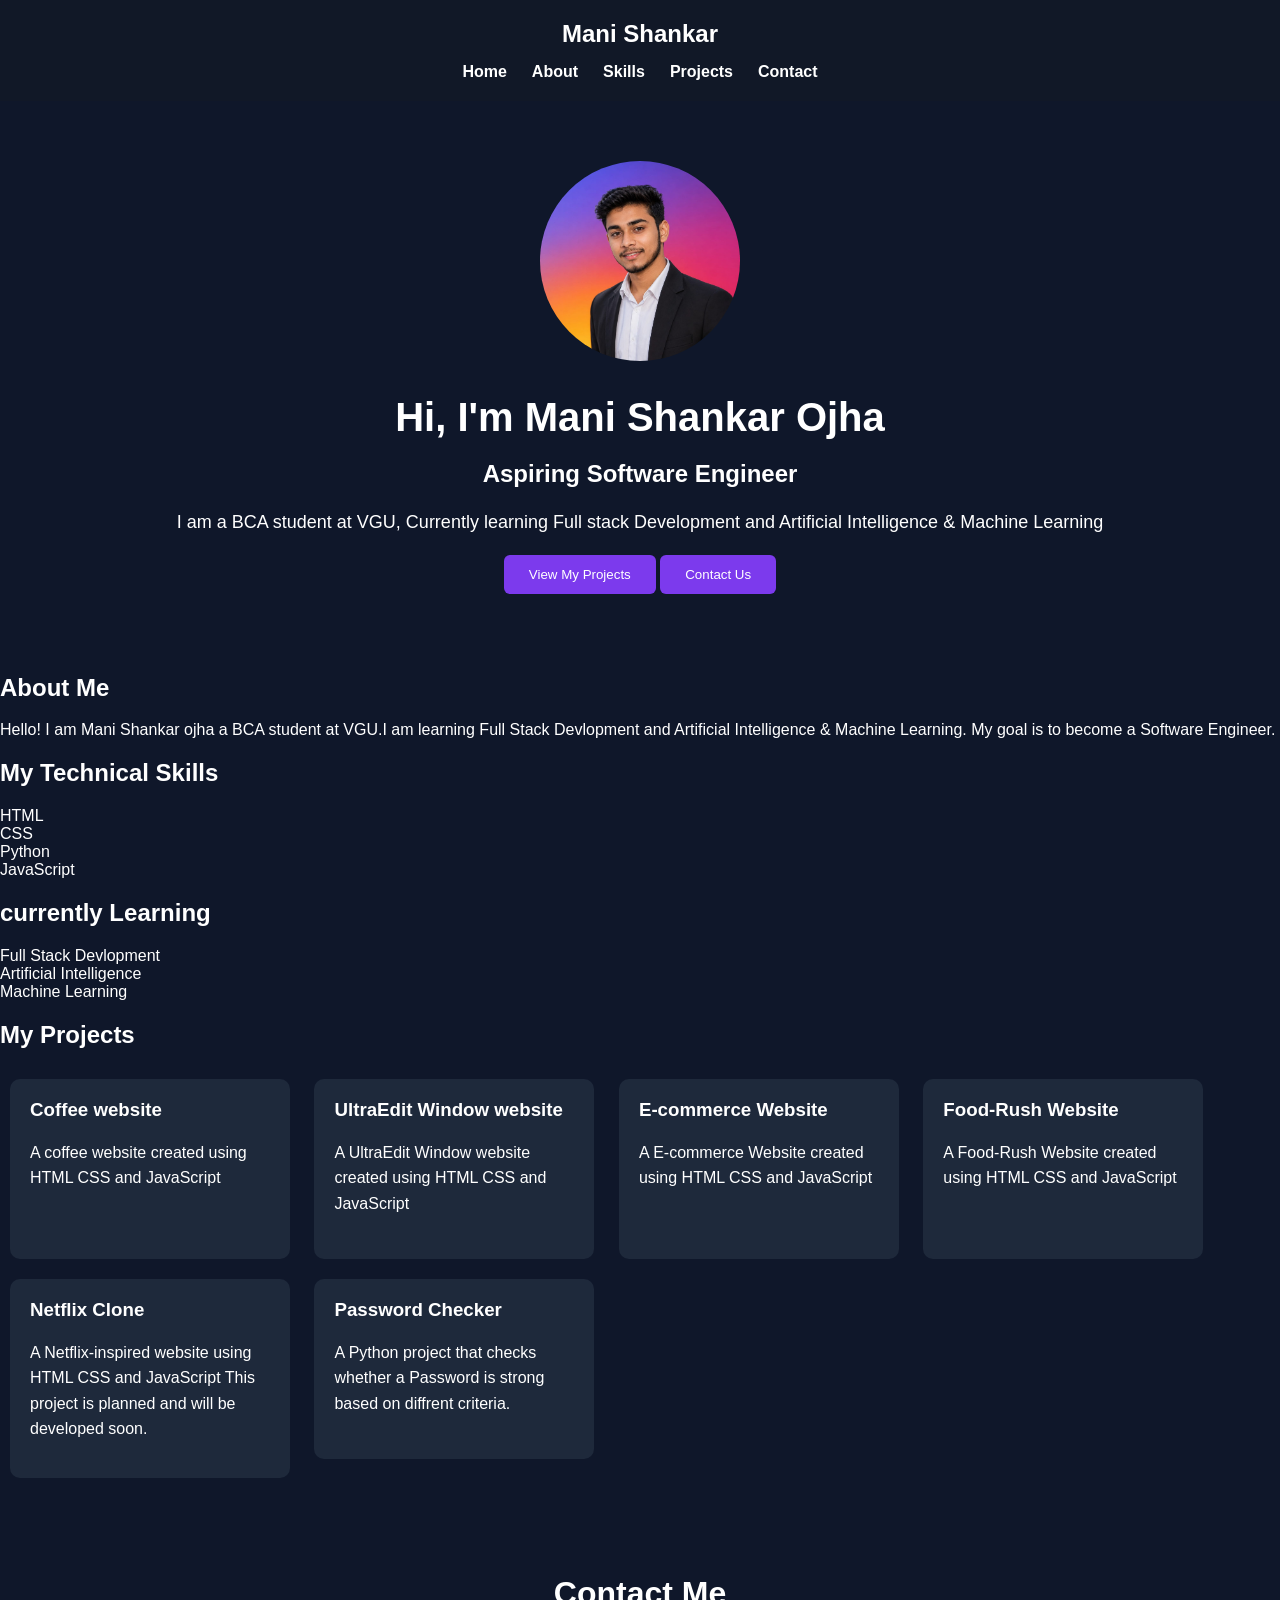
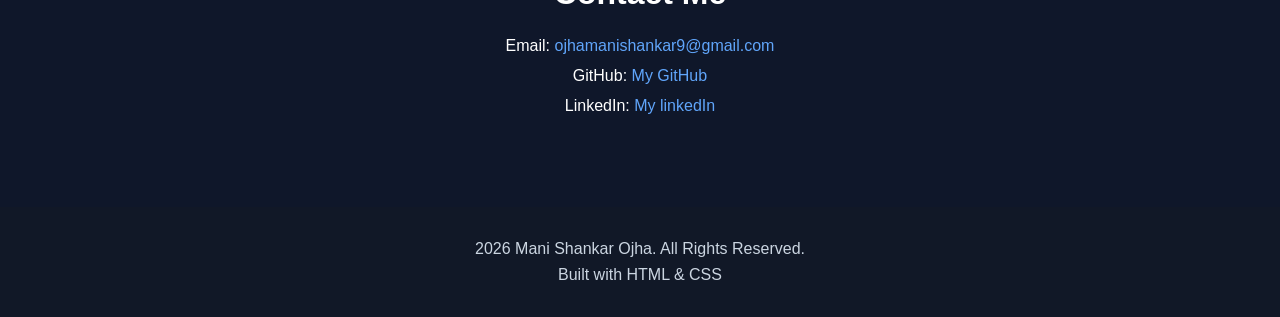
<file: index.html>
<!DOCTYPE html>
<html lang="en">
<head>
<meta charset="UTF-8">
<meta name="viewport" content="width=device-width,initial-scale=1.0">
<title>Mani Shankar | portfolio</title>
<link rel="stylesheet" href="style.css">
</head>
<body>
    <header>
    <h2>Mani Shankar</h2>
    <nav>
    <a href="#">Home</a>
    <a href="#">About</a>
    <a href="#">Skills</a>
    <a href="#">Projects</a>
    <a href="#">Contact</a>
    </nav>
    </header>
    <main>
    <section class="hero">
    <img src="profile.jpeg" alt="Mani Shankar profile" width="200">
    <h1> Hi, I'm Mani Shankar Ojha</h1>
    <h2>Aspiring Software Engineer</h2>
    <p>I am a BCA student at VGU, Currently learning Full stack Development and Artificial Intelligence & Machine Learning</p>
    <button>View My Projects</button>
    <button>Contact Us</button>
    </section>
    <section class="about">
    <h2>About Me</h2>
    <p>Hello! I am Mani Shankar ojha a BCA student at VGU.I am learning Full Stack Devlopment and Artificial Intelligence & Machine Learning. My goal is to become a Software Engineer.</p>
    </section>
    <section class="skills">
    <h2>My Technical Skills</h2>
    <div class="skill-list">
    <div>HTML</div>
    <div>CSS</div>
    <div>Python</div>
    <div>JavaScript</div>
    </div>
    <h2>currently Learning</h2>
    <div class="skill-list">
    <div>Full Stack Devlopment</div>
    <div>Artificial Intelligence</div>
    <div>Machine Learning</div>
    </div>
    </section>
    <section class="Projects">
    <h2>My Projects</h2>
    <div class="project-container">
    <div class="project-card">
    <h3>Coffee website</h3>
    <p>A coffee website created  using HTML CSS and JavaScript</p>
    </div>
    <div class="project-card">
    <h3>UltraEdit Window website</h3>
    <p>A UltraEdit Window website created using HTML CSS and JavaScript</p>
    </div>
    <div class="project-card">
    <h3>E-commerce Website</h3>
    <p>A E-commerce Website created using HTML CSS and JavaScript</p>
    </div>
    <div class="project-card">
    <h3>Food-Rush Website</h3>
    <p>A Food-Rush Website created using HTML CSS and JavaScript</p>
    </div>
    <div class="project-card">
    <h3>Netflix Clone</h3>
    <p>A Netflix-inspired website using HTML CSS and JavaScript This project is planned and will be developed soon.</p>
    </div>
    <div class="project-card">
    <h3>Password Checker</h3>
    <p>A Python project that checks whether a Password is strong based on diffrent criteria.</p>

    </div>



    </div>
    </section>
    <section id="contact">
    <h2>Contact Me</h2>
    <p>Email: <a href="mail to:ojhamanishankar9@gmail.com">ojhamanishankar9@gmail.com</a></p>
    <p>GitHub: <a href="https://github.com/im-mani">My GitHub</a></p>
    <p>LinkedIn: <a href="https://www.linkedin.com/in/mani-shankar-ojha-b598533a3">My linkedIn</a></p>
    </section>
    </main>
    <footer>
        <p>2026 Mani Shankar Ojha. All Rights Reserved.</p>
        <p>Built with HTML & CSS</p>
    </footer>
</body>





</html>
</file>
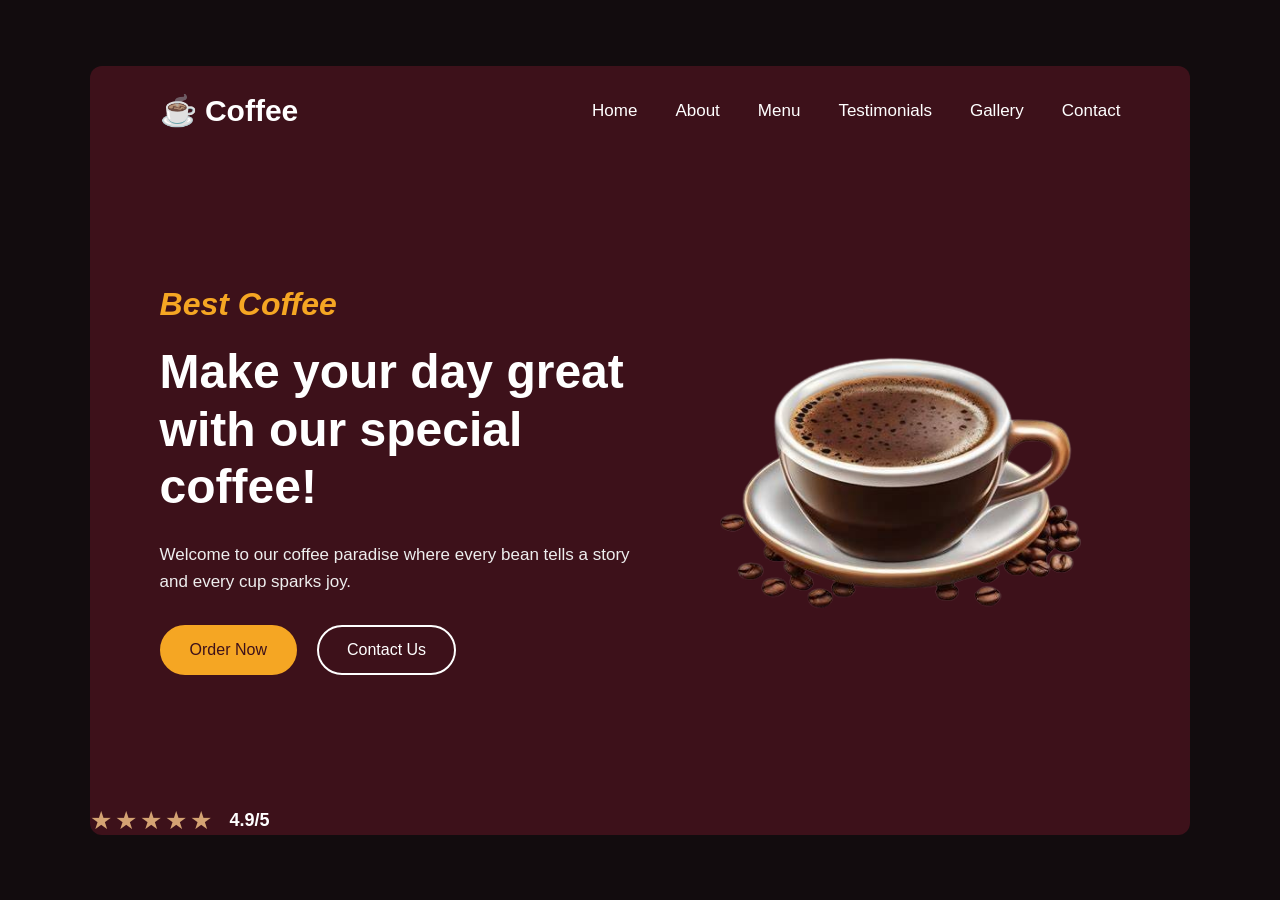
<file: clone.html>
<!DOCTYPE html>
<html lang="en">
<head>
    <meta charset="UTF-8">
    <meta name="viewport" content="width=device-width, initial-scale=1.0">
    <title>Landing Page</title>

    <style>
        * {
            margin: 0;
            padding: 0;
            box-sizing: border-box;
        }

        body {
            font-family: Arial, sans-serif;
            background: #120c0e;
            min-height: 100vh;
            display: flex;
            justify-content: center;
            align-items: center;
        }

        .container {
            width: 86%;
            min-height: 750px;
            background: #3d111a;
            border-radius: 12px;
            color: white;
            overflow: hidden;
        }

        nav {
            height: 90px;
            display: flex;
            align-items: center;
            justify-content: space-between;
            padding: 0 70px;
        }

        .logo {
            font-size: 30px;
            font-weight: bold;
        }

        nav ul {
            display: flex;
            gap: 38px;
            list-style: none;
        }

        nav ul li a {
            color: white;
            text-decoration: none;
            font-size: 17px;
            transition: 0.3s;
        }

        nav ul li a:hover {
            color: #f5a623;
        }

        .home {
            min-height: 650px;
            display: flex;
            align-items: center;
            justify-content: space-between;
            padding: 40px 70px;
        }

        .content {
            width: 50%;
        }

        .content h3 {
            color: #f5a623;
            font-size: 32px;
            margin-bottom: 20px;
            font-style: italic;
        }

        .content h1 {
            font-size: 48px;
            line-height: 1.2;
            margin-bottom: 25px;
        }

        .content p {
            font-size: 17px;
            line-height: 1.6;
            color: #eee;
            max-width: 550px;
            margin-bottom: 30px;
        }

        .buttons {
            display: flex;
            gap: 20px;
        }

        button {
            padding: 14px 28px;
            border-radius: 30px;
            font-size: 16px;
            cursor: pointer;
            transition: 0.3s;
        }

        .order {
            background: #f5a623;
            border: 2px solid #f5a623;
            color: #3d111a;
        }

        .contact {
            background: transparent;
            border: 2px solid white;
            color: white;
        }

        button:hover {
            transform: translateY(-3px);
        }

        .coffee-image {
            width: 45%;
            display: flex;
            justify-content: center;
            align-items: center;
        }

        .coffee-image img {
            width: 100%;
            max-width: 550px;
            height: auto;
            object-fit: contain;
        }

        @media (max-width: 900px) {
            nav {
                padding: 0 30px;
            }

            nav ul {
                gap: 18px;
            }

            .home {
                padding: 40px 30px;
            }

            .content h1 {
                font-size: 38px;
            }
        }

        @media (max-width: 700px) {
            body {
                align-items: flex-start;
                padding-top: 20px;
            }

            .container {
                width: 95%;
            }

            nav {
                height: auto;
                padding: 25px;
                flex-direction: column;
                gap: 25px;
            }

            nav ul {
                flex-wrap: wrap;
                justify-content: center;
            }

            .home {
                flex-direction: column;
                text-align: center;
                padding: 50px 25px;
            }

            .content {
                width: 100%;
            }

            .content h1 {
                font-size: 35px;
            }

            .content p {
                margin-left: auto;
                margin-right: auto;
            }

            .buttons {
                justify-content: center;
            }

            .coffee-image {
                width: 100%;
                margin-top: 40px;
            }
        }
        .rating{
            display: flex;
            align-items: center;
            gap: 15px;
        }
        .rating span{
            color:#d4a373;
            font-size: 25px;
            letter-spacing: 3px;
        }
        .rating strong{
            color:white;
            font-size: 18px;
        }
    </style>
</head>

<body>

    <div class="container">

        <nav>
            <div class="logo">☕ Coffee</div>

            <ul>
                <li><a href="#">Home</a></li>
                <li><a href="#">About</a></li>
                <li><a href="#">Menu</a></li>
                <li><a href="#">Testimonials</a></li>
                <li><a href="#">Gallery</a></li>
                <li><a href="#">Contact</a></li>
            </ul>
        </nav>

        <section class="home">

            <div class="content">
                <h3>Best Coffee</h3>

                <h1>Make your day great with our special coffee!</h1>

                <p>
                    Welcome to our coffee paradise where every bean tells
                    a story and every cup sparks joy.
                </p>

                <div class="buttons">
                    <button class="order" onclick="orderCoffee()">Order Now</button>
                    <button class="contact" onclick="contactUs()">Contact Us</button>
                </div>
            </div>

            <div class="coffee-image">
                <img src="coffee.png" alt="Coffee">
            </div>

        </section>
        <div class="rating">
         <span>★★★★★</span>
         <strong>4.9/5</strong>


        </div>

    </div>

    <script>
        function orderCoffee() {
            alert("Thank you! Your coffee order has been started ☕");
        }

        function contactUs() {
            alert("Thanks for contacting us! We will get back to you.");
        }
    </script>

</body>
</html>
</file>
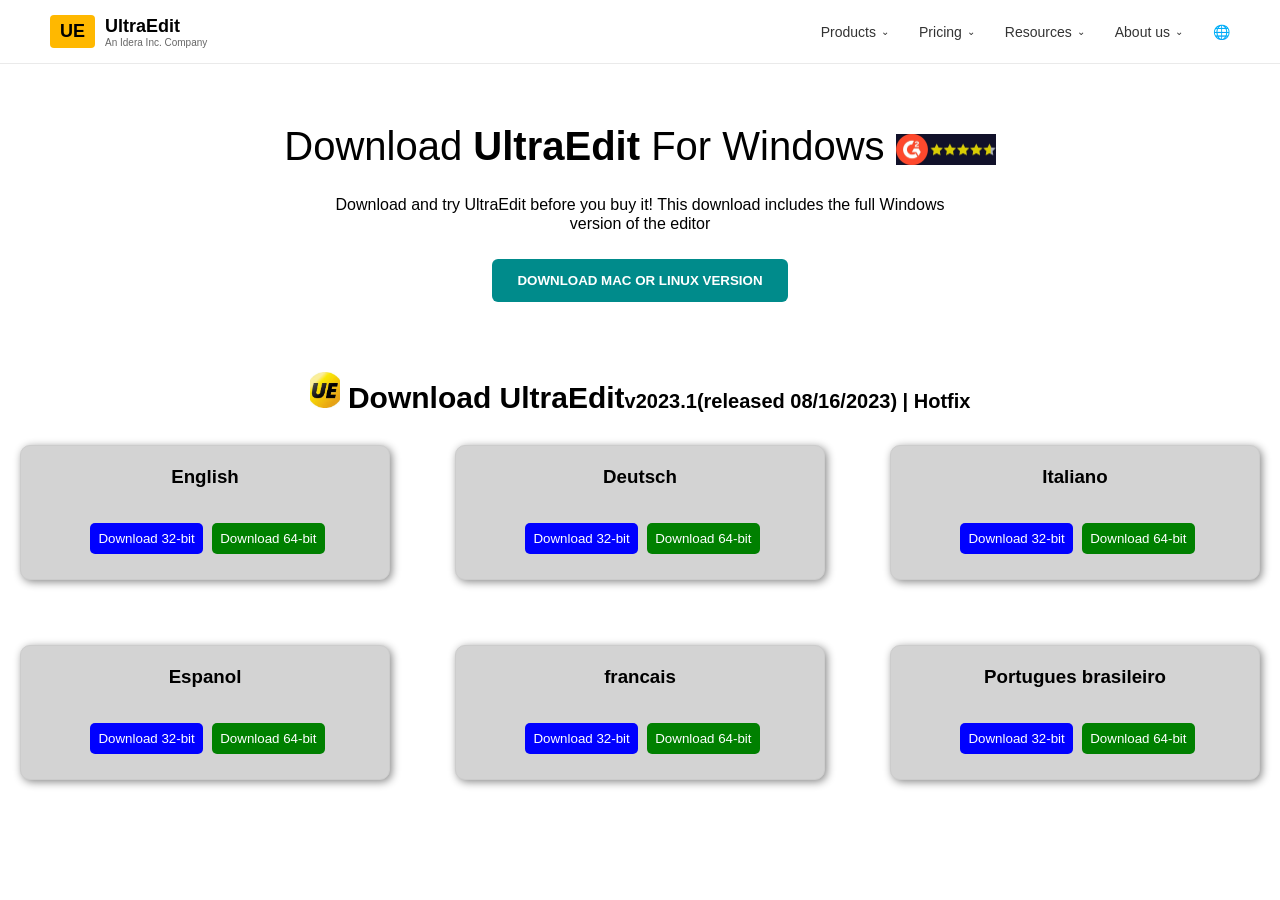
<file: cssflex.html>
<!DOCTYPE html>
<html lang="en">
<head>
<meta charset="UTF-8">
<meta name="viewport" content="width=device-width,initial-scale=1.0">
<title>navbar design</title>
<style>
    *{
        margin: 0;
        padding: 0;
        box-sizing: border-box;
    }
    body{
        background-color: white;
        font-family: Arial, Helvetica, sans-serif;
    }
    .navbar {
    display: flex;
    justify-content: space-between;
    align-items: center;
    padding: 15px 50px;
    background-color: #ffffff;
    border-bottom: 1px solid #eaeaea;
}

.logo-container {
    display: flex;
    align-items: center;
    gap: 10px;
}

.logo-box {
    background-color: #ffb800;
    color: #000000;
    font-weight: bold;
    font-size: 18px;
    padding: 6px 10px;
    border-radius: 4px;
}

.logo-text {
    display: flex;
    flex-direction: column;
}

.brand-name {
    font-size: 18px;
    font-weight: bold;
    color: #000000;
}

.sub-text {
    font-size: 10px;
    color: #666666;
}

.nav-links {
    display: flex;
    list-style: none;
    align-items: center;
    gap: 30px;
}

.nav-links li a {
    text-decoration: none;
    color: #333333;
    font-size: 14px;
    font-weight: 500;
    display: flex;
    align-items: center;
    gap: 5px;
}

.nav-links li a:hover {
    color: #ffb800;
}

.arrow {
    font-size: 10px;
}

.icon-link {
    font-size: 16px;
}
    
.hero{
    text-align: center;
    padding: 60px 40px;
}
.hero h1{
    font-size: 40px;
    font-weight: 400;
}
.hero h1 strong {
    font-weight: 700;
}
.hero h1 img{
    width: 100px;
    vertical-align: middle;
}
.hero p{
    margin-top: 20px;
    line-height: 1.2;
    margin: 26px;
}
.hero button{
    background-color: darkcyan;
    padding: 14px 25px;
    border: none;
    color: white;
    font-weight: bold;
    border-radius: 6px;
}
.edit h1{
    text-align: center;
    margin: 10px;
    font-size: 30px;
}
.edit h1 small{
    font-size: 20px;
}
.cards{
    grid-template-columns: repeat(3,1fr);
    display: grid;
    flex-direction: row;
    flex-wrap: wrap;
    gap: 25px;
    
}
.card{
    background-color: #d3d3d3;
    padding: 20px 15px;
    border-radius: 10px;
    border: 1px solid #ccc;
    margin: 20px;
    text-align: center;
    box-shadow: 2px 2px 8px #888;
    
}
.blue{
    background-color: blue;
    color: white;
    border-radius: 5px;
    border: none;
    padding: 8px ;
    cursor: pointer;
    margin: 5px;
    
}
h3{
    margin-bottom: 30px;
}
.grn{
    background-color: green;
    color: white;
    border-radius: 5px;
    border: none;
    padding: 8px;
    cursor: pointer;

}
</style>
</head>
<body>
    <nav class="navbar">
    <div class="logo-container">
        <div class="logo-box">UE</div>
        <div class="logo-text">
            <span class="brand-name">UltraEdit</span>
            <span class="sub-text">An Idera Inc. Company</span>
        </div>
    </div>

    <ul class="nav-links">
        <li><a href="#">Products <span class="arrow">⌄</span></a></li>
        <li><a href="#">Pricing <span class="arrow">⌄</span></a></li>
        <li><a href="#">Resources <span class="arrow">⌄</span></a></li>
        <li><a href="#">About us <span class="arrow">⌄</span></a></li>
        <li><a href="#" class="icon-link">🌐</a></li>
    </ul>
</nav>
    
    <section class="hero">
        <div class="hero-content">
        <h1>Download <strong>UltraEdit</strong> For Windows <img src="g2.jpeg"  width="100"></h1>
        <p>Download and try UltraEdit before you buy it! This download includes the full Windows<br>version of the editor</p>
        <button>DOWNLOAD MAC OR LINUX VERSION</button>
        </div>
    </section>
    <div class="edit">
    <h1> <img width="30px"src="ue.jpeg"> Download UltraEdit<small>v2023.1(released 08/16/2023) | Hotfix</small></h1>
    </div>
    <div class="cards">
    <div class="card">
    <h3>English</h3>
    <button class="blue">Download 32-bit</button>
    <button class="grn">Download 64-bit</button>
    </div>
    <div class="card">
        <h3>Deutsch</h3>
        <button class="blue">Download 32-bit</button>
        <button class="grn">Download 64-bit</button>
    </div>
    <div class="card">
        <h3>Italiano</h3>
        <button class="blue">Download 32-bit</button>
        <button class="grn">Download 64-bit</button>
    </div>
    <div class="card">
        <h3>Espanol</h3>
        <button class="blue">Download 32-bit</button>
        <button class="grn">Download 64-bit</button>
    </div>
    <div class="card">
        <h3>francais</h3>
        <button class="blue">Download 32-bit</button>
        <button class="grn">Download 64-bit</button>
    </div>
    <div class="card">
        <h3>Portugues brasileiro</h3>
        <button class="blue">Download 32-bit</button>
        <button class="grn">Download 64-bit</button>
    </div>

</body>
</html>
</file>
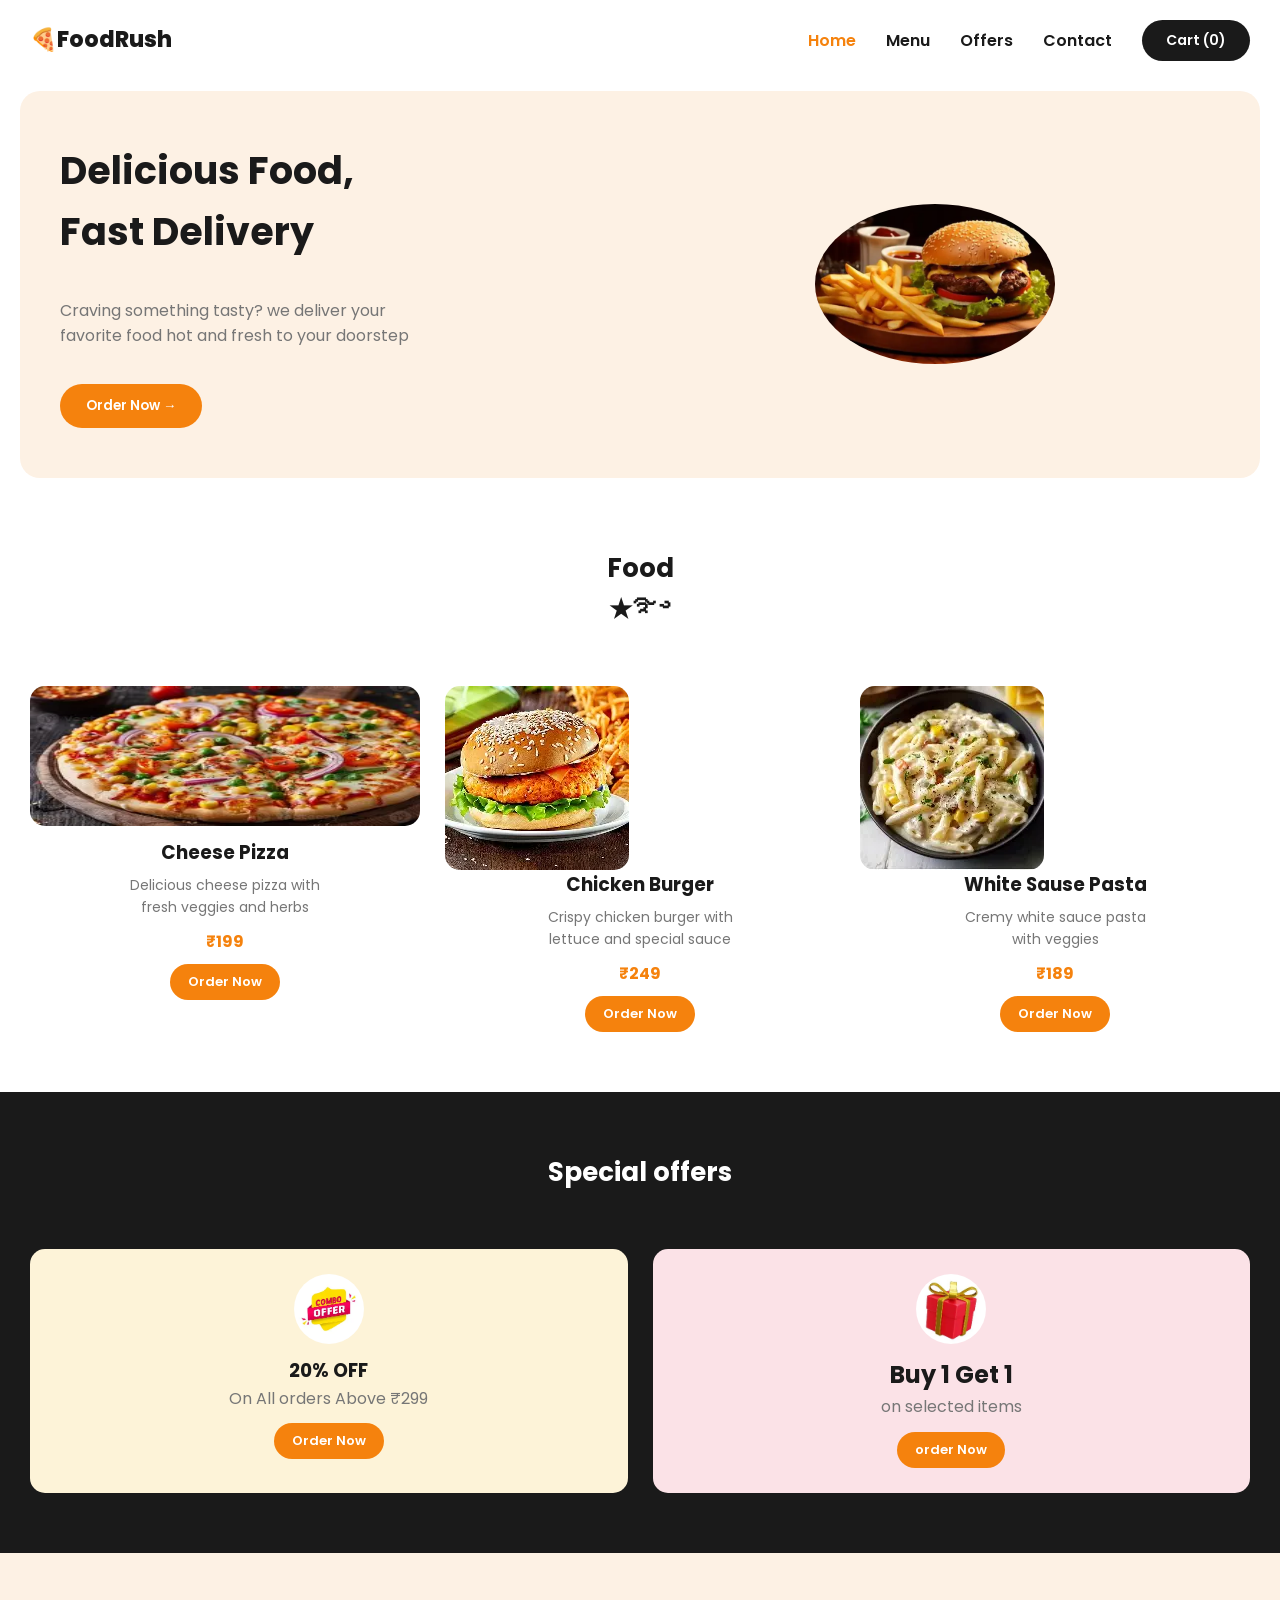
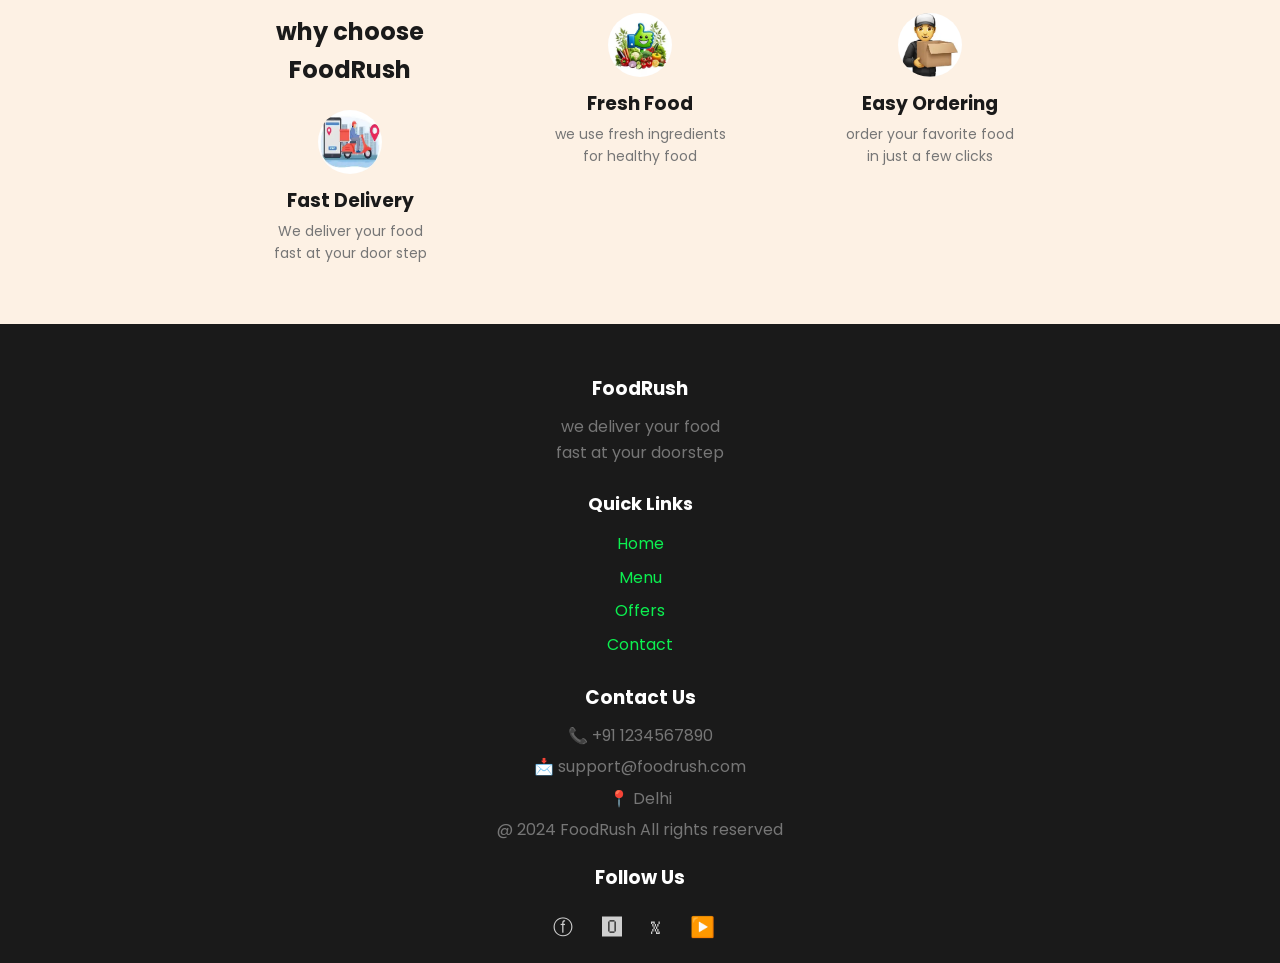
<file: foodrush.html>
<!DOCTYPE html>
<html lang="en">
<head>
<meta charset="UTF-8">
<meta name="viewport" content="width=device-width,initial-scale=1.0">
<title>food rush website</title>
<style>
@import url('https://fonts.googleapis.com/css2?family=Poppins:wght@400;500;600;700;800&display=swap');

* {
  margin: 0;
  padding: 0;
  box-sizing: border-box;
}

body {
  font-family: 'Poppins', sans-serif;
  color: #1a1a1a;
  line-height: 1.6;
  overflow-x: hidden;
}

a { text-decoration: none; color: inherit; }
ul { list-style: none; }
p { color: #767676; }

button {
  font-family: 'Poppins', sans-serif;
  font-weight: 600;
  border: none;
  border-radius: 30px;
  cursor: pointer;
  background-color: #f5820d;
  color: #ffffff;
  padding: 12px 26px;
}

img {
  background-color: #fce3c6;
  color: transparent;
  font-size: 0;
  border-radius: 15px;
  display: block;
  max-width: 100%;
}

.logo {
  position: absolute;
  top: 22px;
  left: 30px;
  font-size: 22px;
  font-weight: 800;
}

.navbar {
  display: flex;
  justify-content: flex-end;
  align-items: center;
  gap: 30px;
  padding: 20px 30px;
  position: relative;
}

.nav-link {
  font-weight: 600;
  color: #1a1a1a;
}

.nav-link:first-child {
  color: #f5820d;
}

.god {
  padding: 10px 24px;
  font-size: 14px;
  background-color: #1a1a1a;
}

.hero {
  background-color: #fdf1e4;
  border-radius: 20px;
  margin: 10px 20px;
  padding: 50px 40px;
  display: grid;
  grid-template-columns: 1fr 1fr;
  align-items: center;
  gap: 20px;
}

.hero-title {
  font-size: 38px;
  grid-column: 1;
  grid-row: 1;
}

.hero-text {
  grid-column: 1;
  grid-row: 2;
  max-width: 40ch;
  margin: 15px 0;
}

.hero > button {
  grid-column: 1;
  grid-row: 3;
  justify-self: start;
}

.hero-image {
  grid-column: 2;
  grid-row: 1 / 4;
  justify-self: center;
  border-radius: 50%;
}

@media (max-width: 800px) {
  .hero {
    grid-template-columns: 1fr;
    text-align: center;
  }
  .hero-title, .hero-text, .hero > button, .hero-image {
    grid-column: 1;
  }
  .hero-title { grid-row: 1; }
  .hero-text { grid-row: 2; margin-inline: auto; }
  .hero > button { grid-row: 3; justify-self: center; }
  .hero-image { grid-row: 4; margin-top: 20px; }
}

.section-title {
  text-align: center;
  font-size: 26px;
  flex-basis: 100%;
  margin-bottom: 30px;
}

.popular-food {
  display: flex;
  flex-wrap: wrap;
  gap: 25px;
  padding: 60px 30px;
}

.mani {
  flex: 1 1 250px;
  text-align: center;
}

.food-image {
  width: 100%;
  height: 140px;
  margin-bottom: 12px;
}

.mani h3 { margin-bottom: 6px; }
.mani p { font-size: 14px; margin-bottom: 10px; }
.mani span {
  display: block;
  font-weight: 700;
  color: #f5820d;
  margin-bottom: 10px;
}

.order-btn {
  padding: 8px 18px;
  font-size: 13px;
}

.offers {
  display: flex;
  flex-wrap: wrap;
  gap: 25px;
  padding: 60px 30px;
  background-color: #1a1a1a;
}

.offers .section-title { color: #ffffff; }

.sunny, .raj {
  flex: 1 1 250px;
  border-radius: 15px;
  padding: 25px;
  text-align: center;
}

.sunny { background-color: #fdf3d8; }
.raj { background-color: #fbe2e7; }

.offer-image {
  width: 70px;
  height: 70px;
  margin: 0 auto 12px;
  border-radius: 50%;
}

.sunny p, .raj p { margin-bottom: 12px; }

.sunny button, .raj button {
  padding: 8px 18px;
  font-size: 13px;
}

.why-choose {
  background-color: #fdf1e4;
  padding: 60px 30px;
  display: flex;
  flex-wrap: wrap;
  justify-content: center;
  gap: 40px;
  text-align: center;
}

.feature-card {
  flex: 1 1 220px;
  max-width: 250px;
}

.feature-card h2 {
  font-size: 24px;
  margin-bottom: 20px;
}

.feature-image {
  width: 64px;
  height: 64px;
  margin: 0 auto 12px;
  border-radius: 50%;
}

.feature-card h3 { margin-bottom: 4px; }
.feature-card p { font-size: 14px; }

.footer {
  background-color: #1a1a1a;
  color: #cfcfcf;
  padding: 50px 30px 20px;
  text-align: center;
}

.footer h3 {
  color: #ffffff;
  margin-top: 20px;
  margin-bottom: 10px;
}

.footer h3:first-child { margin-top: 0; }

.footer > p { margin-bottom: 6px; }

.quick-link {
  margin: 25px 0;
}

.quick-link h2 {
  color: #ffffff;
  font-size: 18px;
  margin-bottom: 12px;
}

.quick-link ul li {
  margin-bottom: 8px;
}

.quick-link ul li a {
  color: #0cf050;
}

.footer span {
  display: inline-block;
  font-size: 20px;
  letter-spacing: 12px;
  margin-top: 8px;
}

</style>
 
</head>
<body>
<h1 class="logo">🍕FoodRush</h1>
<nav class="navbar">
<a href="#"class="nav-link">Home</a>
<a href="#"class="nav-link">Menu</a>
<a href="#"class="nav-link">Offers</a>
<a href="#"class="nav-link">Contact</a>
<button class="god" id="cartBtn">Cart (<span id="cartCount">0</span>)</button>
</nav>
<section class="hero">
<h1 class="hero-title">Delicious Food,<br>Fast Delivery</h1>
<p class="hero-text">Craving something tasty? we deliver your <br>favorite food hot and fresh to your doorstep</p>
<button>Order Now →</button>
<img class="hero-image" width="240px"src="snack.jpeg">
</section>
<section class="popular-food">
<h3 class="section-title"> Food <br>★࿐࿔</h3>
<div class="mani">
<img class="food-image" src="pza.jpeg">
<h3>Cheese Pizza</h3>
<p>Delicious cheese pizza with<br>fresh veggies and herbs</p>
<span>₹199</span>
<button class="order-btn" data-food="Cheese Pizza">Order Now</button>
</div>
<div class="mani">
<img src="chicken.jpeg">
<h3>Chicken Burger</h3>
<p>Crispy chicken burger with <br>lettuce and special sauce</p>
<span>₹249</span>
<button class="order-btn" data-food="Chicken Burger">Order Now</button>
</div>
<div class="mani">
<img src="sause.jpeg">
<h3>White Sause Pasta</h3>
<p>Cremy white sauce pasta<br>with veggies</p>
<span>₹189</span>
<button class="order-btn" data-food="White Sauce Pasta">Order Now</button>
</div>
</section>
<section class="offers">
<h2 class="section-title">Special offers</h2>
<div class="sunny">
<img class="offer-image"src="combo.jpeg">
<h3>20% OFF</h3>
<P>On All orders Above ₹299 </P>
<button>Order Now</button>
</div>
<div class="raj">
<img class="offer-image"src="gift.jpeg">
<h2>Buy 1 Get 1</h2>
<p>on selected items</p>
<button>order Now</button>
</div>
</section>
<section class="why-choose">
<div class="feature-card">
<h2>why choose FoodRush</h2>
<img class="feature-image" src="free.jpeg">
<h3>Fast Delivery</h3>
<p>We deliver your food<br>fast at your door step</p>
</div>
<div class="feature-card">
<img class="feature-image" src="fruit.jpeg">
<h3>Fresh Food</h3>
<p>we use fresh ingredients<br>for healthy food</p>
</div>
<div class="feature-card">
<img class="feature-image" src="order.jpeg">
<h3>Easy Ordering</h3>
<p>order your favorite food<br>in just a few clicks</p>
</div>
</section>
<footer class="footer">
<h3>FoodRush</h3>
<p>we deliver your food<br>fast at your doorstep</p>
<div class="quick-link">
<h2>Quick Links</h2>
<ul>
<li><a href="#">Home</a></li>
<li><a href="#">Menu</a></li>
<li><a href="#">Offers</a></li>
<li><a href="#">Contact</a></li>
</ul>
</div>
<H3>Contact Us</H3>
<p>📞 +91 1234567890</p>
<p>📩 support@foodrush.com</p>
<p>📍 Delhi</p>
<p>@ 2024 FoodRush All rights reserved</p>
<h3>Follow Us</h3>
<span>ⓕ 🅾 𝕏 ▶️</span>
</footer>
</ul>
</nav>
<script>
let cartCount = 0;

const buttons = document.querySelectorAll(".order-btn");
const count = document.getElementById("cartCount");
const cartButton = document.getElementById("cartBtn");

buttons.forEach(function(button) {
  button.addEventListener("click", function() {
    cartCount = cartCount + 1;
    count.textContent = cartCount;
    alert(button.dataset.food + " added to cart!");
  });
});

cartButton.addEventListener("click", function() {
  alert("Your cart has " + cartCount + " item(s).");
});
</script>
</body>
</html>
</file>
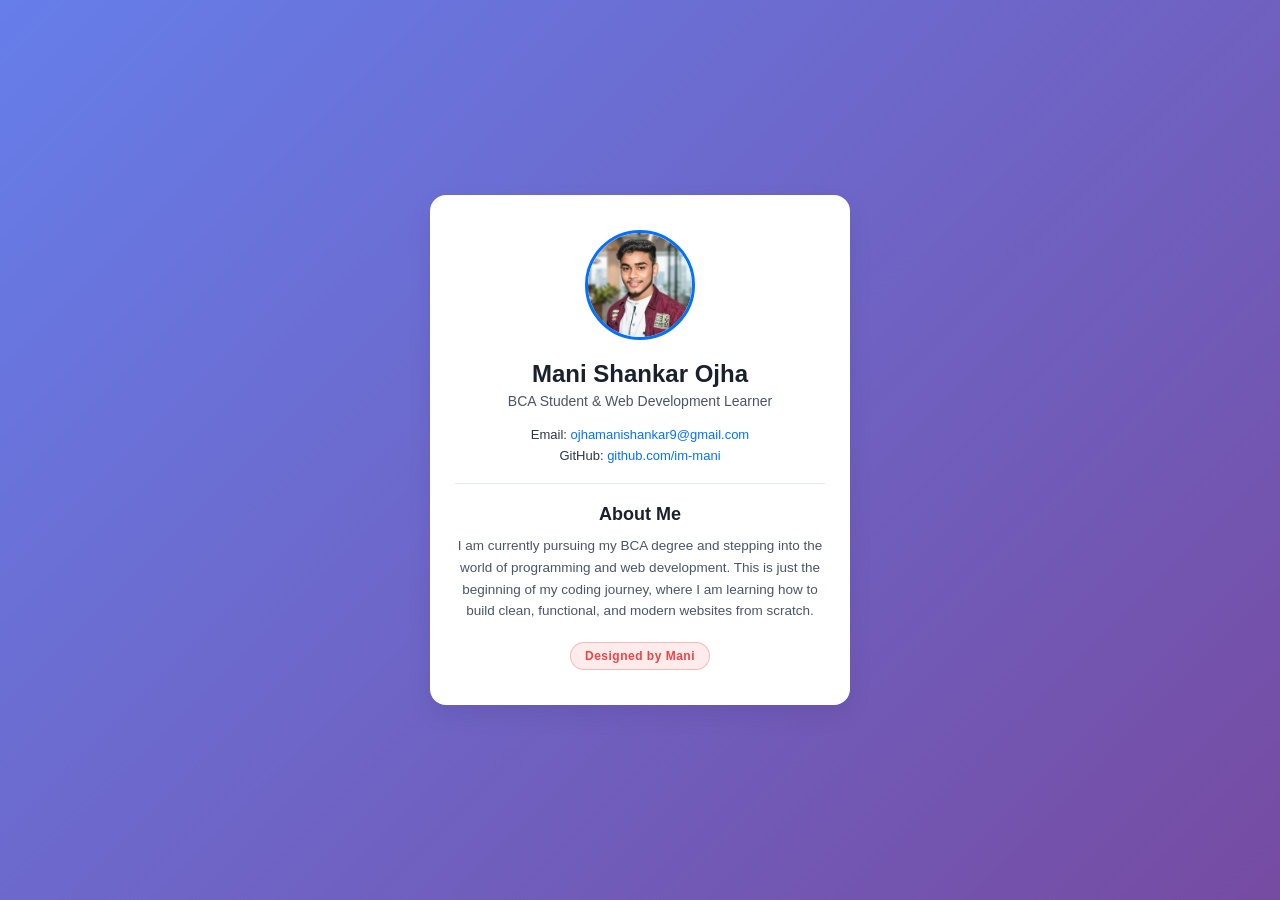
<file: portfolio.html>
<!DOCTYPE html>
<html lang="en">
<head>
    <meta name="description" content="official portfolio of mani shankar ojha,BCA student and web devlopment learner from ballia,uttarpradesh.">
    <meta name="keywords" content="mani shankar ojha,mani shankar protfolio,BCA student ballia,web developer mani">
    <meta name="author" content="mani shankar ojha">
    <meta charset="UTF-8">
    <meta name="viewport" content="width=device-width, initial-scale=1.0">
    <title>Portfolio - Mani Shankar Ojha</title>
    <style>
        * {
            margin: 0;
            padding: 0;
            box-sizing: border-box;
            font-family: 'Segoe UI', Tahoma, Geneva, Verdana, sans-serif;
        }

        body {
            background: linear-gradient(135deg, #667eea 0%, #764ba2 100%);
            min-height: 100vh;
            display: flex;
            justify-content: center;
            align-items: center;
            padding: 20px;
        }

        .portfolio-card {
            background: #ffffff;
            width: 100%;
            max-width: 420px;
            padding: 35px 25px;
            border-radius: 16px;
            box-shadow: 0 10px 25px rgba(0, 0, 0, 0.08);
            text-align: center;
        }

        .profile-img-container {
            width: 110px;
            height: 110px;
            margin: 0 auto 20px auto;
            border-radius: 50%;
            overflow: hidden;
            border: 3px solid #0072ff;
            background-color: #e2e8f0;
        }

        .profile-img-container img {
            width: 100%;
            height: 100%;
            object-fit: cover;
        }

        .name {
            font-size: 24px;
            font-weight: 700;
            color: #1a202c;
            margin-bottom: 5px;
        }

        .title {
            font-size: 14px;
            color: #4a5568;
            margin-bottom: 18px;
            font-weight: 500;
        }

        .contact-info {
            font-size: 13px;
            color: #2d3748;
            margin-bottom: 6px;
        }

        .contact-info a {
            color: #0072ff;
            text-decoration: none;
            font-weight: 500;
        }

        .contact-info a:hover {
            text-decoration: underline;
        }

        .divider {
            margin: 20px 0;
            border: none;
            border-top: 1px solid #e2e8f0;
        }

        .about-heading {
            font-size: 18px;
            font-weight: 700;
            color: #1a202c;
            margin-bottom: 10px;
        }

        .about-text {
            font-size: 13.5px;
            color: #4a5568;
            line-height: 1.6;
            text-align: center;
            margin-bottom: 20px;
        }

        .designer-badge {
            display: inline-block;
            background: rgba(239, 68, 68, 0.1);
            color: #ef4444;
            border: 1px solid rgba(239, 68, 68, 0.3);
            padding: 6px 14px;
            border-radius: 20px;
            font-size: 12px;
            font-weight: 600;
            letter-spacing: 0.5px;
        }
    </style>
</head>
<body>

    <div class="portfolio-card">
        <!-- Profile Picture Section -->
        <div class="profile-img-container">
            <!-- Yahan apni photo ka file name daal dena, jaise: photo.jpg -->
           <img src="ojhaji.jpeg"alt="profile picture">
        </div>

        <!-- Name and Title -->
        <div class="name">Mani Shankar Ojha</div>
        <div class="title">BCA Student & Web Development Learner</div>

        <!-- Contact Details -->
        <div class="contact-info">
            Email: <a href="mailto:ojhamanishankar9@gmail.com">ojhamanishankar9@gmail.com</a>
        </div>
        <div class="contact-info">
            GitHub: <a href="https://github.com/im-mani" target="_blank">github.com/im-mani</a>
        </div>

        <hr class="divider">

        <!-- About Me Section -->
        <div class="about-heading">About Me</div>
        <div class="about-text">
            I am currently pursuing my BCA degree and stepping into the world of programming and web development. This is just the beginning of my coding journey, where I am learning how to build clean, functional, and modern websites from scratch.
        </div>

        <!-- Red Highlighted Designer Badge -->
        <div class="designer-badge">
            Designed by Mani
        </div>
    </div>

</body>
</html>
</file>
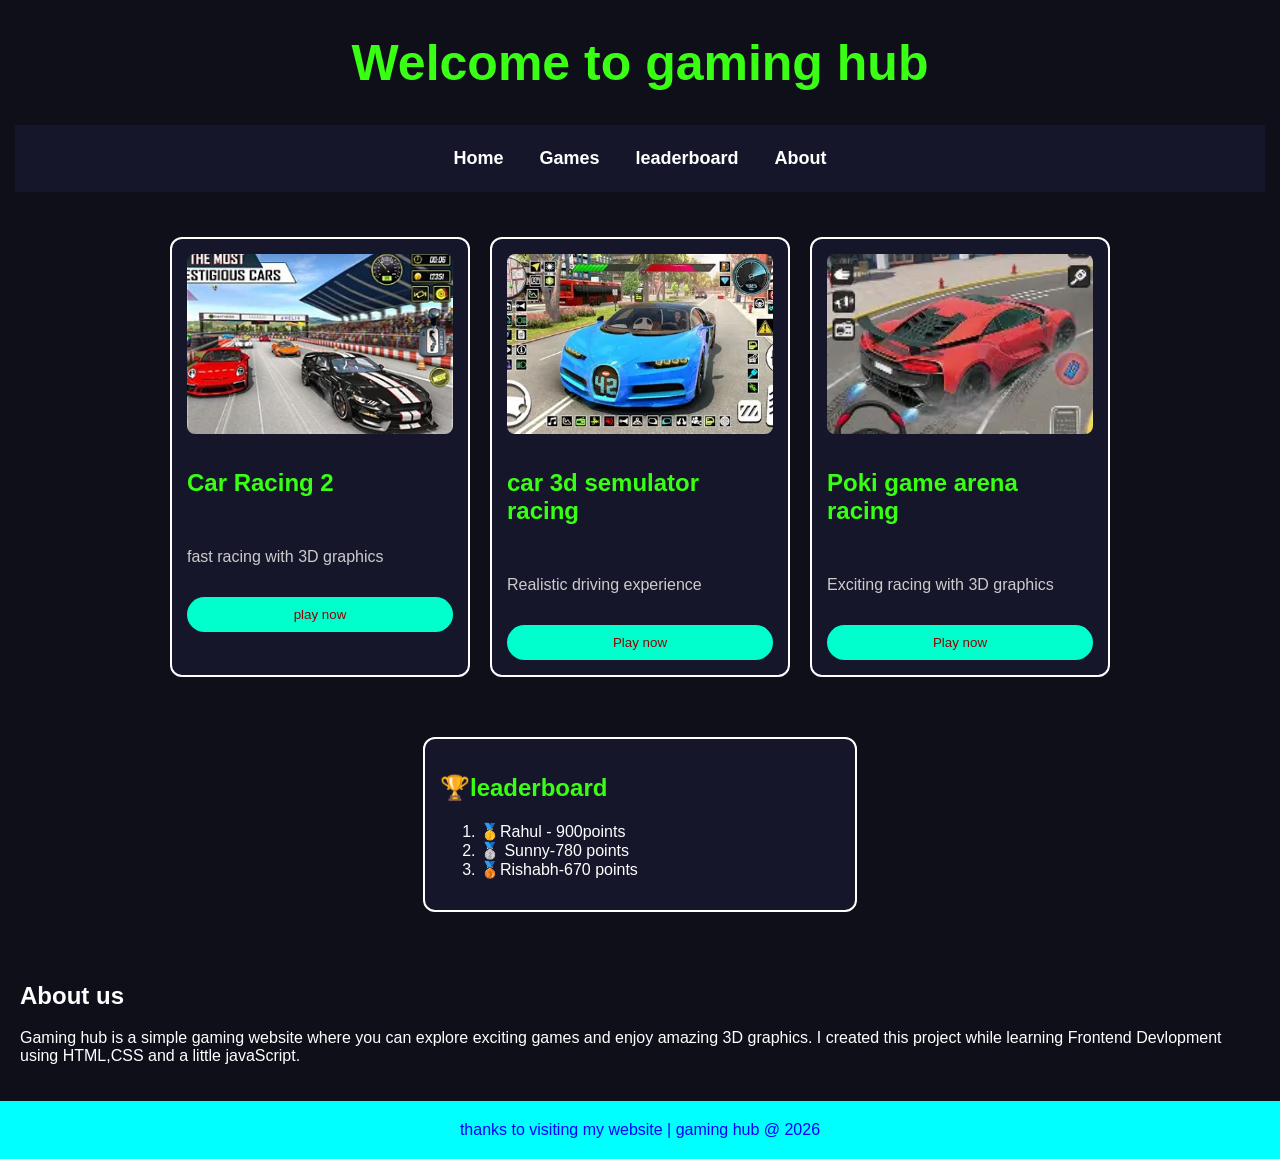
<file: practicefrontend.html>
<!DOCTYPE html>
<html lang="en">
<head>
<meta charset="UTF-8">
<meta name="viewport" content="width=device-width,initial-scale=1.0">
<title>gaming hub</title>
<style>
    
    body{
        background-color: #0f0f1a;
        color: white;
        margin: 0;
        font-family: Arial, Helvetica, sans-serif;
        
    }
    h1{
        color: #39ff14;
        font-size: 50px;
        text-align: center;
    }
    nav{
        background-color: #16162b;
        padding: 15px;
        margin: 15px;
        gap: 12px;
        display: flex;
        justify-content: center;
        
    }
    nav a{
        color: white;
         text-decoration: none;
         font-size: 18px;
         font-weight: bold;
         padding: 8px 12px;
    }
    nav a:hover{
        color:#39ff14;
    }
    .games{
        display: flex;
        justify-content: center;
        gap: 20px;
        padding: 30px;
    }

    
    .card{
        width: 300px;
        padding: 15px;
        border: 2px solid white;
        background-color: #16162b;
         border-radius: 12px;
         gap: 15px;
         display: flex;
         flex-direction: column;
         box-sizing: border-box;
    }
    .card img{
        width: 100%;
        height: 180px;
        object-fit: cover;
        border-radius: 8px;
    }
    .card h2{
        color: #39ff14;
    }
    .card p{
        color: #cccccc;
    }
    button{
        background-color: #00ffcc;
        color :darkred;
        padding :10px;
        border-radius: 100px;
        border: none;
        cursor: pointer;
    }
    .leaderboard {
        background-color: #16162b;
        width: 400px;
        padding: 15px;
        margin: 30px auto;
        border-radius: 12px;
        border: 2px solid white;
    }
    .leaderboard h2{
        color: #39ff14;
    }
    .about  {
        padding: 20px;
    }
    about h2{
        color: #39ff14;
    }
    

    
    footer{
        background-color: aqua;
        color: blue;
        text-align: center;
        padding: 20px;
    
    }
     
</style>
</head>
<body>
<header>
    <h1>Welcome to gaming hub</h1>
</header>
<nav>
<a href="#Home">Home</a>
<a href="#Games">Games</a>
<a href="#leaderboard">leaderboard</a>
<a href="About">About</a>
</nav>
<main>
<section class="games" ID="Games">
<div class="card">
<img src="car.jpeg" alt="game">
<h2>Car Racing 2</h2>
<P>fast racing with 3D graphics</P>
<button onclick="playGame(this)">play now</button>
</div>

<div class="card">
<img src="cars.jpeg" alt="racing">
<h2>car 3d semulator racing</h2>
<p>Realistic driving experience</p>
<button onclick="playGame(this)">Play now</button>
</div>

<div class ="card">
<img src="carst.jpeg">
<h2>Poki game arena racing</h2>
<p>Exciting racing with 3D graphics</p>
<button onclick="playGame(this)">Play now</button>
</div>
</section>
<section class="leaderboard" id="leaderboard">
    <h2>🏆leaderboard</h2>
<ol>
<li>🥇Rahul - 900points</li>
<li>🥈 Sunny-780 points</li>
<li>🥉Rishabh-670 points</li>
</ol>
</section>
<section class="about" id="about">
<h2>About us</h2>
<p>Gaming hub is a simple gaming website where you can explore exciting games and enjoy amazing 3D graphics. I created this project while learning Frontend Devlopment using HTML,CSS and a little javaScript.</p>
</section>
</main>
<footer>
    thanks to visiting my website | gaming hub @ 2026
</footer>
<script>
function playGame(button) {
    button.innerText = "✓ Playing...";

    setTimeout(function() {
        button.innerText = "Play Now";
    }, 1500);
}
</script>
</body>
</html>
</file>
<file: style.css>
body {
    margin: 0;
    font-family: Arial, Helvetica, sans-serif;
    background-color: #0f172a;
    color: white;
}
header {
    background-color: #111827;
    padding: 20px;

}
nav{
    display: flex;
    justify-content: center;
    gap: 25px;
}
nav a{
    color: white;
    text-decoration: none;
    font-weight: bold;
}

header h2{
    color: white;
    margin: 0 0 15px 0;
    text-align: center;
}
.hero{
    text-align: center;
    padding: 60px 20px;
}
.hero img{
    width: 200px;
    border-radius: 50%;
    margin-bottom: 20px;
}
.hero h1{
    font-size: 40px;
    margin: 10px 0;
}
.hero p{
    font-size: 18px;
    line-height: 1.6;
}
.hero a{
    display: flex;
    background-color: #7c3aed
    color: white;
    text-decoration: none;
    padding: 12px 20px;
    margin: 10px 5px;
    border-radius: 6px;
    font-weight: bold;
}
#about{
    padding: 60px 20px;
    text-align: center;
}
#about h2{
    font-size: 32px;
    margin-bottom: 15px;
}
#about p{
    max-width: 700px;
    margin: auto;
    line-height: 1.7;
}
#skills{
    padding: 60px 20px;
    text-align: center;
}
#skills h2{
    font-size: 32px;
    margin-bottom: 30px;
}
#skills ul{
    list-style: none;
    padding: 0;
}
#skills li{
    display: inline-block;
    background-color: #1e293b;
    padding: 12px 20px;
    margin: 8px;
    border-radius: 8px;
    font-weight: bold;
}
#projects{
    padding: 60px 20px;
    text-align: center;
}
#projects h2{
    font-size: 32px;
    margin-bottom: 30px;
}
.project-card{
    display: inline-block;
    vertical-align: top;
    width: 280px;
    min-height: 180px;
    background-color: #1e293b;
    margin: 10px;
    padding: 20px;
    border-radius: 10px;
    text-align: left;
    box-sizing: border-box;
}
.project-card h3{
    margin-top: 0;
}
.project-card p{
    line-height: 1.6;
}
#contact{
    padding: 60px;
    text-align: center;
}
#contact h2{
    font-size: 32px;
    margin-bottom: 25px;
}
#contact p{
    margin: 12px 0;
}
#contact a{
    color: #60a5fa;
    text-decoration: none;
}
footer{
    background-color: #111827;
    text-align: center;
    padding: 25px 20px;
    margin-top: 20px;
}
footer p{
    margin: 8px 0;
    color: #cbd5e1;
}
@media (max-width: 768px) {
    nav{
        flex-direction: column;
        gap: 12px;
    }
    .hero{
        padding: 40px 15px;
    }
    .hero h1{
        font-size: 30px;
    }
    .hero p{
        font-size: 16px;
    }
    .hero img{
        width: 150px;
    }
    .project-card{
        width: 90px;
        margin: 10px auto;
        display: block;
    }
    
}
nav a:hover{
    color: #60a5fa;
}
.hero a:hover{
    background-color: #1d4ed8;
    transform: translatey(-2px);
}
.project-card:hover{
    transform: translatey(-5px);
}
button{
    background-color: #7c3aed;
    color: white;
    padding: 12px 25px;
    border: none;
    border-radius: 6px;
    cursor: pointer;
    transition: 0.3s;
}
</file>
